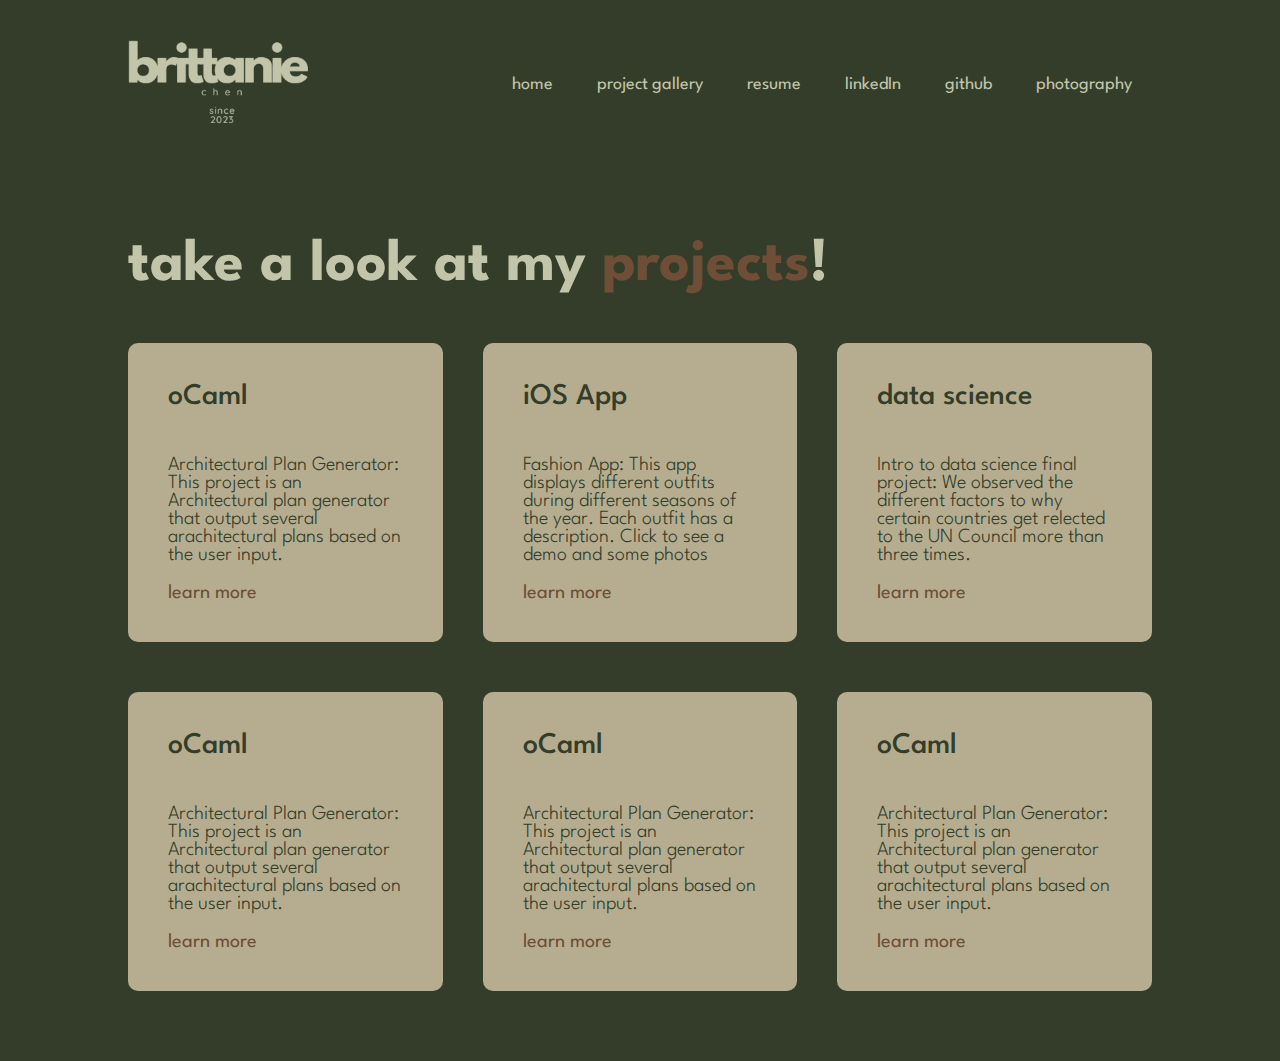
<file: project 2.html>
<!DOCTYPE html>
<html lang="en">

<head>
  <meta charset="UTF-8">
  <meta http-equiv="X-UA-Compatible" content="IE=edge">
  <meta name="viewport" content="width=device-width, initial-scale=1.0">
  <title>Personal Website - Brittanie Chen</title>
  <link rel="stylesheet" href="style.css">
</head>


<body>
  <!-- Nav Bar-->
  <div id="header">
    <div class="container">
      <nav>
        <img src="images/logo.png" class="logo">
        <ul>
          <li><a href="index.html">home</a></li>
          <li><a href="#">project gallery</a></li>
          <li><a href="resume.html">resume</a></li>
          <li><a href="https://www.linkedin.com/in/brittanie-chen-576b241b4/">linkedIn</a></li>
          <li><a href="https://github.coecis.cornell.edu/bc525">github</a></li>
          <li><a href="https://bchen7544.myportfolio.com/">photography</a></li>
        </ul>
      </nav>
    </div>

    <!-- Projects Section-->
    <div id="projects">
      <div class="container">
        <h1 class="subtitle">take a look at my <span>projects</span>!</h1>
        <div class="projects-list">
          <div>
            <h2>oCaml</h2>
            <p>Architectural Plan Generator: This project is an Architectural
              plan generator that output several arachitectural plans based on
              the user input.</p>
            <a href="#">learn more</a>
          </div>

          <div>
            <h2>iOS App</h2>
            <p>Fashion App: This app displays different outfits during different
              seasons of the year. Each outfit has a description.
              Click to see a demo and some photos</p>
            <a href="#">learn more</a>
          </div>

          <div>
            <h2>data science</h2>
            <p>Intro to data science final project: We observed the different
              factors to why certain countries get relected to the UN Council
              more than three times.</p>
            <a href="#">learn more</a>
          </div>
        </div>

        <div class="projects-list">
          <div>
            <h2>oCaml</h2>
            <p>Architectural Plan Generator: This project is an Architectural
              plan generator that output several arachitectural plans based on
              the user input.</p>
            <a href="#">learn more</a>
          </div>

          <div>
            <h2>oCaml</h2>
            <p>Architectural Plan Generator: This project is an Architectural
              plan generator that output several arachitectural plans based on
              the user input.</p>
            <a href="#">learn more</a>
          </div>

          <div>
            <h2>oCaml</h2>
            <p>Architectural Plan Generator: This project is an Architectural
              plan generator that output several arachitectural plans based on
              the user input.</p>
            <a href="#">learn more</a>
          </div>
        </div>

      </div>
    </div>
  </div>

</body>

</html>
</file>
<file: style.css>
@import url('https://fonts.googleapis.com/css2?family=League+Spartan:wght@600&display=swap');

* {
  margin: 0;
  padding: 0;
  font-family: 'Poppins', 'League Spartan';
  box-sizing: border-box;
}

body {
  background: #333d29;
  color: #c2c5aa;
}

#header {
  width: 100%;
  height: 100vh;
  background-size: cover;
  background-position: center;
}

.container {
  padding: 40px 10%;
}

nav {
  display: flex;
  align-items: center;
  justify-content: space-between;
  flex-wrap: wrap;
}

.logo {
  width: 180px;
}

nav ul li {
  display: inline-block;
  list-style: none;
  margin: 10px 20px;
}

nav ul li a {
  color: #c2c5aa;
  text-decoration: none;
  font-size: 18px;
  position: relative;
}

nav ul li a::after {
  content: '';
  width: 0;
  height: 3px;
  background: #c2c5aa;
  position: absolute;
  left: 0;
  bottom: -6px;
  transition: 0.3s;
}

nav ul li a:hover::after {
  width: 100%;
}

.header-text {
  margin-top: 7%;
  font-size: 30px;
}

.header-text h1 {
  font-size: 60px;
  margin-top: 20px;
}

.header-text h1 span {
  color: #6F4E37;
}

.gif {
  padding-top: 40px;
  margin-left: 200px;
}

/* --About Section-- */
#about {
  color: #a4ac86;
}

.user {
  width: 600px;
}

.row {
  display: flex;
  justify-content: space-between;
  flex-wrap: wrap;
}

.about-col-1 {
  flex-basis: 35%;
}

.about-col-1 img {
  width: 100%;
  border-radius: 15px;
}

.about-col-2 {
  flex-basis: 60%;
}

.sub-title {
  font-size: 60px;
  font-weight: 600;
  color: #a4ac86;
}

p {
  padding-top: 30px;
  font-size: 25px;
  color: #b6ad90;
}

.tab-titles {
  display: flex;
  margin: 20px 0 40px;
}

.tab-links {
  margin-right: 50px;
  font-size: 25px;
  font-weight: 500;
  cursor: pointer;
  position: relative;
}

.tab-links::after {
  content: '';
  width: 0;
  height: 3px;
  background: #582f0e;
  position: absolute;
  left: 0;
  bottom: -8px;
  transition: 0.3s;
}

.tab-links.active-link::after {
  width: 60%;
}

/* --About Section Tabs-- */
.tab-contents ul li {
  margin: 10px 0;
  font-size: 18px;
}

.tab-contents ul li span {
  color: #c2c5aa;
}

.tab-contents {
  display: none;
}

.tab-contents.active-tab {
  display: block;
}

/* --Cards in Project Gallery-- */
#projects {
  padding: 30px 0;
}

.subtitle {
  font-size: 60px;
}

.subtitle span {
  color: #6F4E37;
}

.projects-list {
  display: grid;
  grid-template-columns: repeat(auto-fit, minmax(250px, 1fr));
  grid-gap: 40px;
  margin-top: 50px;
  color: #333d29;
}

.projects-list div {
  background: #b6ad90;
  padding: 40px;
  font-weight: 300;
  border-radius: 10px;
  transition: background 0.5s, transform 0.5s;
}

.projects-list div p {
  color: #333d29;
  font-size: 20px;
}

.projects-list div i {
  font-size: 40px;
  margin-bottom: 30px;
}

.projects-list div h2 {
  font-size: 30px;
  font-weight: 500;
  margin-bottom: 15px
}

.projects-list div a {
  text-decoration: none;
  color: #6F4E37;
  font-size: 20px;
  font-weight: 400;
  margin-top: 20px;
  display: inline-block;
}

.projects-list div:hover {
  background: #dadfbc;
  transform: translate(-10px);
}

/* --Contact Page-- */
.sub-title {
  font-size: 60px;
  color: #c2c5aa;
}

.sub-title span {
  color: #6F4E37;
}

.contact-left {
  flex-basis: 35%;
}

.contact-right {
  flex-basis: 60%;
}

.contact-left p {
  margin-top: 10px;
}

.contact-left p i {
  color: #c2c5aa;
  margin-right: 15px;
  font-size: 25px;
}

.social-icons {
  margin-top: 30px;
}

.social-icons a {
  text-decoration: none;
  font-size: 30px;
  margin-right: 15px;
  color: #c2c5aa;
  display: inline-block;
  transition: transform 0.5s;
}

.social-icons a:hover {
  color: #c2c5aa;
  transform: translateY(-5px);
}

.btn.btn2 {
  display: inline-block;
  background: #c2c5aa;
  border-radius: 10px;
}

.contact-right form {
  width: 100%;
}

form input,
form textarea {
  width: 100%;
  border: 0;
  outline: none;
  background: #262626;
  padding: 15px;
  margin: 15px 0;
  color: #c2c5aa;
  font-size: 18px;
  border-radius: 6px;
}

form .btn2 {
  padding: 14px 60px;
  font-size: 18px;
  margin-top: 20px;
  cursor: pointer;
}

.copyright {
  width: 100%;
  text-align: center;
  padding: 25px 0;
  background: #333d29;
  font-weight: 300;
  margin-top: 20px;
}

/* --Data Science Project-- */
.pdf {
  width: 1000px;
  justify-content: center;
  margin-left: auto;
  margin-right: auto;
}

/* --Ocaml Project-- */
.arch {
  display: flex;
  flex-direction: column;
  align-items: center;
  height: 100vh;
}

.arch img {
  max-width: 60%;
  height: auto;
}

.repo {
  padding-top: 650px;
  text-align: center;
  margin-top: 20px;
}

.repo a {
  color: #c2c5aa;
}

/* --Small Screen Interactive-- */
nav .fas {
  display: none;
}

@media only screen and (max-width: 600px) {
  #header {
    color: #c2c5aa;
  }

  .header-text {
    margin-top: 100%;
    font-size: 16px;
  }

  .header-text h1 {
    font-size: 30px;
  }

  nav .fas {
    display: block;
    font-size: 25px;
  }

  nav ul {
    background: #333d29;
    position: fixed;
    top: 0;
    right: -200px;
    width: 200px;
    height: 100vh;
    padding-top: 50px;
    z-index: 2;
    transition: right 0.5s;
  }

  nav ul li {
    display: block;
    margin: 25px;
  }

  nav ul .fas {
    position: absolute;
    top: 25px;
    left: 25px;
    cursor: pointer;
  }

  .sub-title {
    font-size: 40px;
  }

  .about-col-1,
  .about-col-2 {
    flex-basis: 100%;
  }

  .about-col-1 {
    margin-bottom: 30px;
  }

  .about-col-2 {
    font-size: 14px;
  }

  .tab-links {
    font-size: 16px;
    margin-right: 20px;
    color: #c2c5aa;
  }

  .contact-left,
  .contact-right {
    flex-basis: 100%;
  }

  .copyright {
    font-size: 14px;
  }
}

#msg {
  color: #333d29;
  margin-top: -40px;
  display: block;
}

/* --Resume-- */
.resume {
  width: 1000px;
  display: block;
  margin-left: auto;
  margin-right: auto;
}

.copyright-pad {
  width: 100%;
  text-align: center;
  padding: 25px 0;
  background: #333d29;
  font-weight: 300;
  padding-top: 800px;
}
</file>
